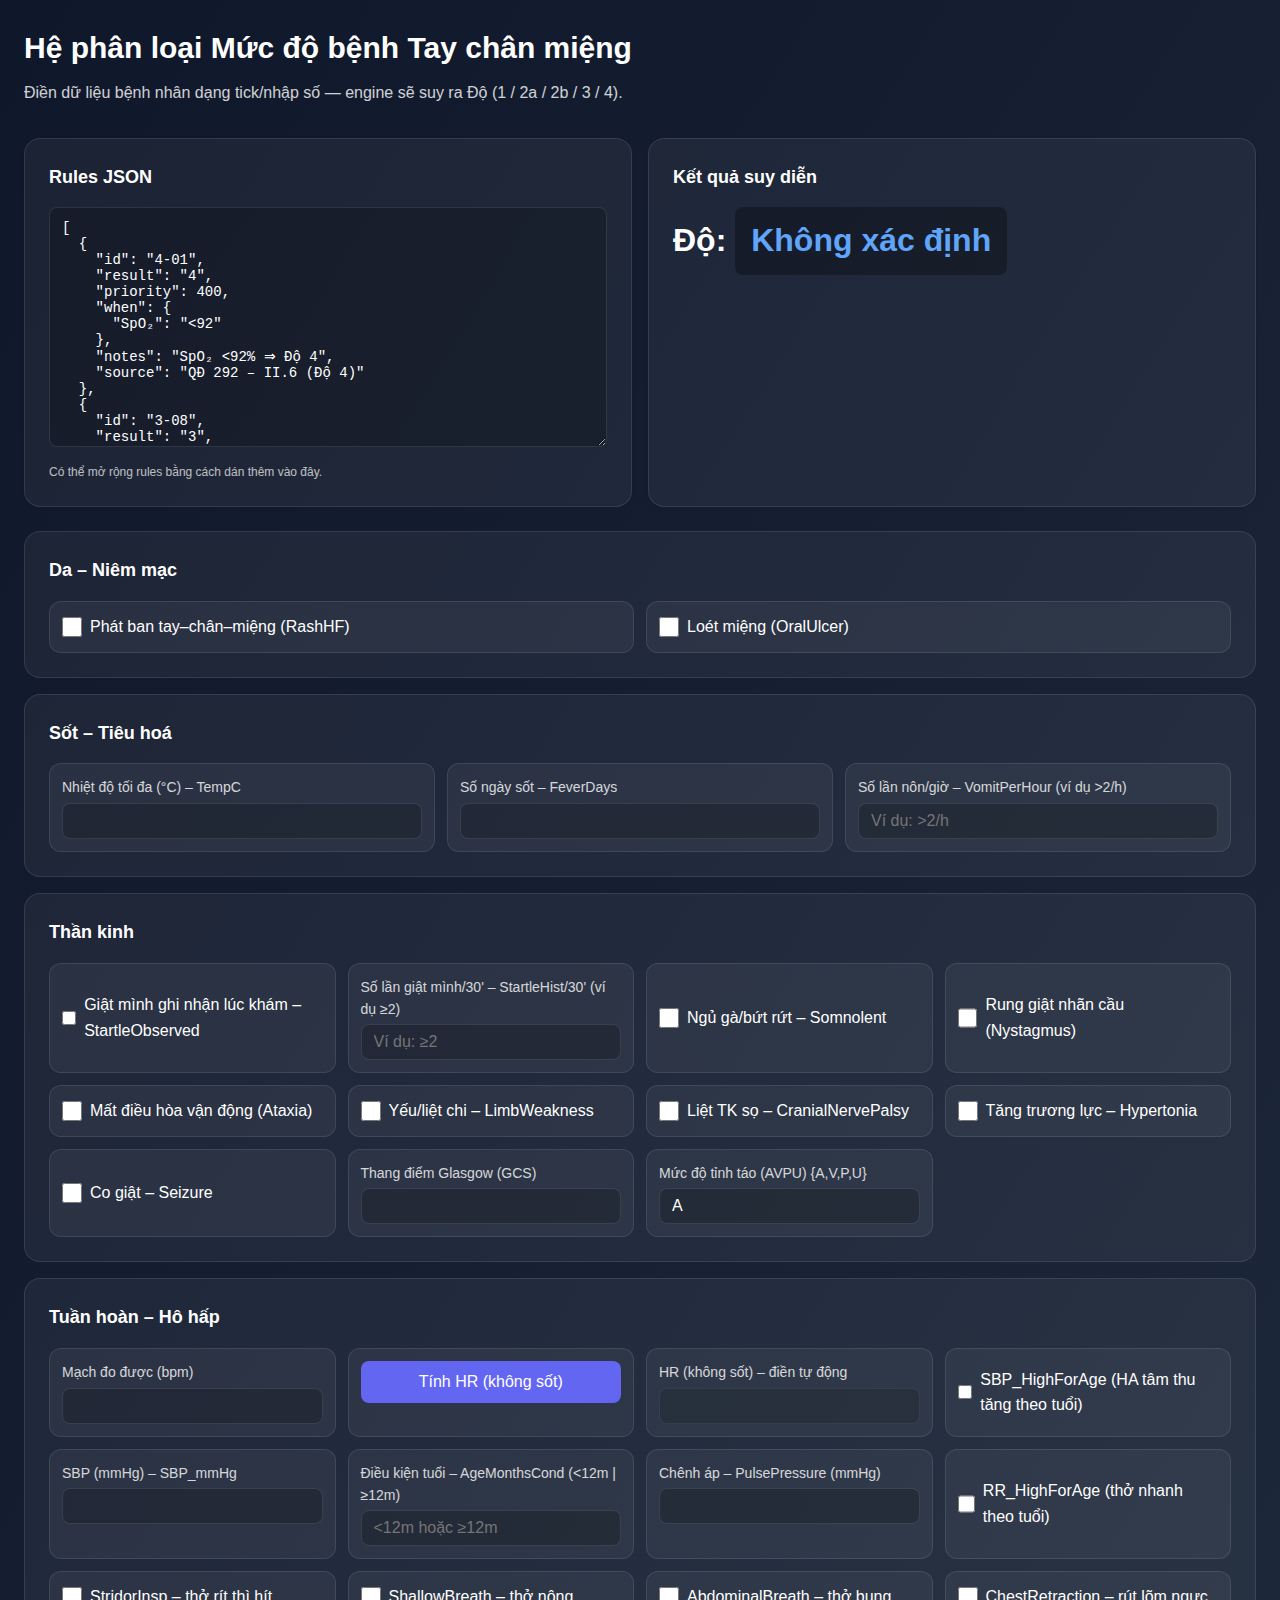
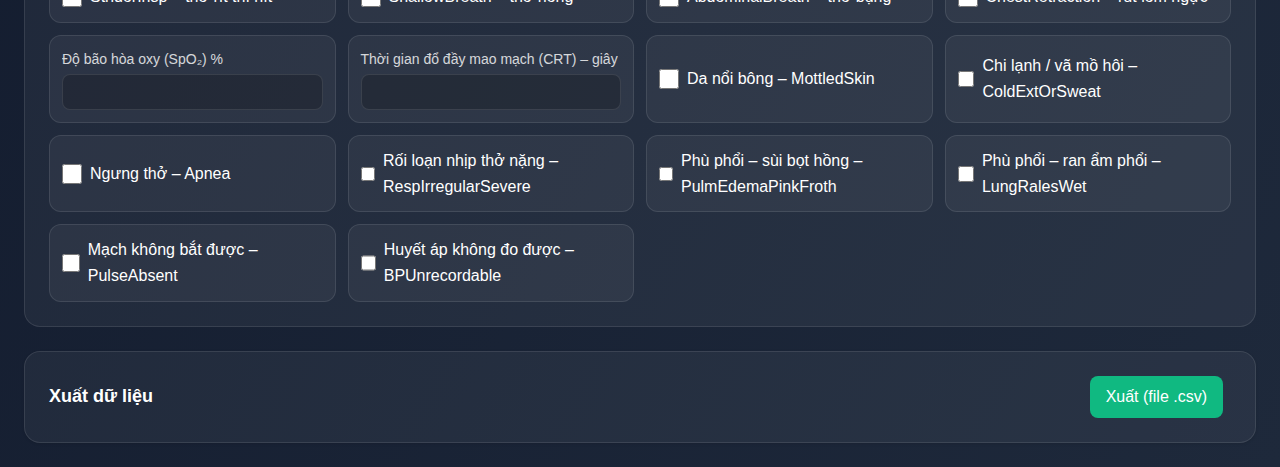
<file: frontend/index.html>
<!DOCTYPE html>
<html lang="vi">
<head>
    <meta charset="UTF-8">
    <meta name="viewport" content="width=device-width, initial-scale=1.0">
    <title>Bảng quyết định phân độ TCM - DMN Priority</title>
    <link rel="stylesheet" href="../assets/css/styles.css">
</head>
<body>
    <div class="container">
        <!-- Header -->
        <header class="header">
            <h1>Hệ phân loại Mức độ bệnh Tay chân miệng</h1>
            <p class="subtitle">Điền dữ liệu bệnh nhân dạng tick/nhập số — engine sẽ suy ra Độ (1 / 2a / 2b / 3 / 4).</p>
        </header>

        <!-- Rules & Result Section -->
        <div class="top-section">
            <!-- Rules JSON Editor -->
            <div class="card rules-card">
                <h3>Rules JSON</h3>
                <textarea id="rulesJsonEditor" class="rules-editor"></textarea>
                <p class="hint">Có thể mở rộng rules bằng cách dán thêm vào đây.</p>
            </div>

            <!-- Result Display -->
            <div class="card result-card">
                <h3>Kết quả suy diễn</h3>
                <div class="result-display">
                    <div class="degree-label">Độ: <span id="degreeResult" class="degree-value">Chưa đánh giá</span></div>
                </div>
                <div id="explanationSection" class="explanation hidden">
                    <div class="explain-row">Rule chọn: <span id="ruleId" class="code-badge"></span></div>
                    <div class="explain-row">Notes: <span id="ruleNotes"></span></div>
                    <div class="explain-row">Nguồn: <span id="ruleSource"></span></div>
                    <div class="explain-row opacity-70">Matched: <span id="matchedIds"></span></div>
                </div>
            </div>
        </div>

        <!-- Patient Data Form -->
        <div class="form-sections">
            <!-- Da - Niêm mạc -->
            <section class="form-section">
                <h3 class="section-title">Da – Niêm mạc</h3>
                <div class="fields-grid">
                    <label class="field-bool">
                        <input type="checkbox" id="RashHF">
                        <span>Phát ban tay–chân–miệng (RashHF)</span>
                    </label>
                    <label class="field-bool">
                        <input type="checkbox" id="OralUlcer">
                        <span>Loét miệng (OralUlcer)</span>
                    </label>
                </div>
            </section>

            <!-- Sốt – Tiêu hoá -->
            <section class="form-section">
                <h3 class="section-title">Sốt – Tiêu hoá</h3>
                <div class="fields-grid">
                    <label class="field-text">
                        <span class="field-label">Nhiệt độ tối đa (°C) – TempC</span>
                        <input type="number" id="TempC" step="0.1" class="input-field">
                    </label>
                    <label class="field-text">
                        <span class="field-label">Số ngày sốt – FeverDays</span>
                        <input type="number" id="FeverDays" class="input-field">
                    </label>
                    <label class="field-text">
                        <span class="field-label">Số lần nôn/giờ – VomitPerHour (ví dụ >2/h)</span>
                        <input type="text" id="VomitPerHour" class="input-field" placeholder="Ví dụ: >2/h">
                    </label>
                </div>
            </section>

            <!-- Thần kinh -->
            <section class="form-section">
                <h3 class="section-title">Thần kinh</h3>
                <div class="fields-grid">
                    <label class="field-bool">
                        <input type="checkbox" id="StartleObserved">
                        <span>Giật mình ghi nhận lúc khám – StartleObserved</span>
                    </label>
                    <label class="field-text">
                        <span class="field-label">Số lần giật mình/30' – StartleHist/30' (ví dụ ≥2)</span>
                        <input type="text" id="StartleHist/30'" class="input-field" placeholder="Ví dụ: ≥2">
                    </label>
                    <label class="field-bool">
                        <input type="checkbox" id="Somnolent">
                        <span>Ngủ gà/bứt rứt – Somnolent</span>
                    </label>
                    <label class="field-bool">
                        <input type="checkbox" id="Nystagmus">
                        <span>Rung giật nhãn cầu (Nystagmus)</span>
                    </label>
                    <label class="field-bool">
                        <input type="checkbox" id="Ataxia">
                        <span>Mất điều hòa vận động (Ataxia)</span>
                    </label>
                    <label class="field-bool">
                        <input type="checkbox" id="LimbWeakness">
                        <span>Yếu/liệt chi – LimbWeakness</span>
                    </label>
                    <label class="field-bool">
                        <input type="checkbox" id="CranialNervePalsy">
                        <span>Liệt TK sọ – CranialNervePalsy</span>
                    </label>
                    <label class="field-bool">
                        <input type="checkbox" id="Hypertonia">
                        <span>Tăng trương lực – Hypertonia</span>
                    </label>
                    <label class="field-bool">
                        <input type="checkbox" id="Seizure">
                        <span>Co giật – Seizure</span>
                    </label>
                    <label class="field-text">
                        <span class="field-label">Thang điểm Glasgow (GCS)</span>
                        <input type="number" id="GCS" class="input-field">
                    </label>
                    <label class="field-text">
                        <span class="field-label">Mức độ tỉnh táo (AVPU) {A,V,P,U}</span>
                        <input type="text" id="AVPU" class="input-field" value="A">
                    </label>
                </div>
            </section>

            <!-- Tuần hoàn – Hô hấp -->
            <section class="form-section">
                <h3 class="section-title">Tuần hoàn – Hô hấp</h3>
                <div class="fields-grid">
                    <label class="field-text">
                        <span class="field-label">Mạch đo được (bpm)</span>
                        <input type="number" id="hrMeasured" class="input-field">
                    </label>
                    <div class="field-text">
                        <button id="calcHRBtn" class="btn-primary">Tính HR (không sốt)</button>
                    </div>
                    <label class="field-text">
                        <span class="field-label">HR (không sốt) – điền tự động</span>
                        <input type="number" id="HR (không sốt)" class="input-field" readonly>
                    </label>
                    <label class="field-bool">
                        <input type="checkbox" id="SBP_HighForAge">
                        <span>SBP_HighForAge (HA tâm thu tăng theo tuổi)</span>
                    </label>
                    <label class="field-text">
                        <span class="field-label">SBP (mmHg) – SBP_mmHg</span>
                        <input type="number" id="SBP_mmHg" class="input-field">
                    </label>
                    <label class="field-text">
                        <span class="field-label">Điều kiện tuổi – AgeMonthsCond (<12m | ≥12m)</span>
                        <input type="text" id="AgeMonthsCond" class="input-field" placeholder="<12m hoặc ≥12m">
                    </label>
                    <label class="field-text">
                        <span class="field-label">Chênh áp – PulsePressure (mmHg)</span>
                        <input type="number" id="PulsePressure" class="input-field">
                    </label>
                    <label class="field-bool">
                        <input type="checkbox" id="RR_HighForAge">
                        <span>RR_HighForAge (thở nhanh theo tuổi)</span>
                    </label>
                    <label class="field-bool">
                        <input type="checkbox" id="StridorInsp">
                        <span>StridorInsp – thở rít thì hít</span>
                    </label>
                    <label class="field-bool">
                        <input type="checkbox" id="ShallowBreath">
                        <span>ShallowBreath – thở nông</span>
                    </label>
                    <label class="field-bool">
                        <input type="checkbox" id="AbdominalBreath">
                        <span>AbdominalBreath – thở bụng</span>
                    </label>
                    <label class="field-bool">
                        <input type="checkbox" id="ChestRetraction">
                        <span>ChestRetraction – rút lõm ngực</span>
                    </label>
                    <label class="field-text">
                        <span class="field-label">Độ bão hòa oxy (SpO₂) %</span>
                        <input type="number" id="SpO₂" class="input-field">
                    </label>
                    <label class="field-text">
                        <span class="field-label">Thời gian đổ đầy mao mạch (CRT) – giây</span>
                        <input type="number" id="CRTsec" class="input-field" step="0.1">
                    </label>
                    <label class="field-bool">
                        <input type="checkbox" id="MottledSkin">
                        <span>Da nổi bông – MottledSkin</span>
                    </label>
                    <label class="field-bool">
                        <input type="checkbox" id="ColdExtOrSweat">
                        <span>Chi lạnh / vã mồ hôi – ColdExtOrSweat</span>
                    </label>
                    <label class="field-bool">
                        <input type="checkbox" id="Apnea">
                        <span>Ngưng thở – Apnea</span>
                    </label>
                    <label class="field-bool">
                        <input type="checkbox" id="RespIrregularSevere">
                        <span>Rối loạn nhịp thở nặng – RespIrregularSevere</span>
                    </label>
                    <label class="field-bool">
                        <input type="checkbox" id="PulmEdemaPinkFroth">
                        <span>Phù phổi – sùi bọt hồng – PulmEdemaPinkFroth</span>
                    </label>
                    <label class="field-bool">
                        <input type="checkbox" id="LungRalesWet">
                        <span>Phù phổi – ran ẩm phổi – LungRalesWet</span>
                    </label>
                    <label class="field-bool">
                        <input type="checkbox" id="PulseAbsent">
                        <span>Mạch không bắt được – PulseAbsent</span>
                    </label>
                    <label class="field-bool">
                        <input type="checkbox" id="BPUnrecordable">
                        <span>Huyết áp không đo được – BPUnrecordable</span>
                    </label>
                </div>
            </section>
        </div>

        <!-- Export Section -->
        <div class="card export-section">
            <h3>Xuất dữ liệu</h3>
            <button id="exportCsvBtn" class="btn-export">Xuất (file .csv)</button>
        </div>
    </div>

    <!-- Scripts -->
    <script src="../assets/js/engine.js"></script>
    <script src="../assets/js/app.js"></script>
</body>
</html>
</file>
<file: assets/css/styles.css>
/* Reset & Base Styles */
* {
    margin: 0;
    padding: 0;
    box-sizing: border-box;
}

body {
    font-family: -apple-system, BlinkMacSystemFont, 'Segoe UI', Roboto, 'Helvetica Neue', Arial, sans-serif;
    color: #ffffff;
    background: linear-gradient(to bottom right, #0f172a, #1e293b);
    min-height: 100vh;
    padding: 1.5rem;
    line-height: 1.6;
}

/* Container */
.container {
    max-width: 1400px;
    margin: 0 auto;
}

/* Header */
.header {
    margin-bottom: 2rem;
}

.header h1 {
    font-size: 1.875rem;
    font-weight: bold;
    margin-bottom: 0.5rem;
}

.subtitle {
    opacity: 0.8;
    font-size: 1rem;
}

/* Top Section: Rules & Result */
.top-section {
    display: grid;
    grid-template-columns: 1fr 1fr;
    gap: 1rem;
    margin-bottom: 1.5rem;
}

@media (max-width: 1024px) {
    .top-section {
        grid-template-columns: 1fr;
    }
}

/* Card Base */
.card {
    background: rgba(255, 255, 255, 0.05);
    border: 1px solid rgba(255, 255, 255, 0.1);
    border-radius: 1rem;
    padding: 1.5rem;
    box-shadow: 0 1px 3px rgba(0, 0, 0, 0.1);
}

.card h3 {
    font-size: 1.125rem;
    font-weight: 600;
    margin-bottom: 1rem;
}

/* Rules Editor */
.rules-editor {
    width: 100%;
    height: 15rem;
    background: rgba(0, 0, 0, 0.2);
    border: 1px solid rgba(255, 255, 255, 0.1);
    border-radius: 0.5rem;
    padding: 0.75rem;
    color: #ffffff;
    font-family: 'Courier New', monospace;
    font-size: 0.875rem;
    resize: vertical;
    outline: none;
}

.rules-editor:focus {
    border-color: rgba(99, 102, 241, 0.5);
}

.hint {
    margin-top: 0.5rem;
    font-size: 0.75rem;
    opacity: 0.7;
}

/* Result Display */
.result-display {
    margin-bottom: 1rem;
}

.degree-label {
    font-size: 2rem;
    font-weight: 800;
    margin-bottom: 0.5rem;
}

.degree-value {
    display: inline-block;
    padding: 0.5rem 1rem;
    background: rgba(0, 0, 0, 0.3);
    border-radius: 0.5rem;
    color: #60a5fa;
}

.explanation {
    font-size: 0.875rem;
    line-height: 1.8;
}

.explanation.hidden {
    display: none;
}

.explain-row {
    margin-bottom: 0.5rem;
}

.code-badge {
    background: rgba(0, 0, 0, 0.3);
    padding: 0.125rem 0.5rem;
    border-radius: 0.25rem;
    font-family: 'Courier New', monospace;
    color: #fbbf24;
}

.opacity-70 {
    opacity: 0.7;
}

/* Form Sections */
.form-sections {
    display: flex;
    flex-direction: column;
    gap: 1rem;
    margin-bottom: 1.5rem;
}

.form-section {
    background: rgba(255, 255, 255, 0.05);
    border: 1px solid rgba(255, 255, 255, 0.1);
    border-radius: 1rem;
    padding: 1.5rem;
}

.section-title {
    font-size: 1.125rem;
    font-weight: 600;
    margin-bottom: 1rem;
}

.fields-grid {
    display: grid;
    grid-template-columns: repeat(auto-fit, minmax(280px, 1fr));
    gap: 0.75rem;
}

/* Field Types */
.field-bool {
    display: flex;
    align-items: center;
    gap: 0.5rem;
    padding: 0.75rem;
    background: rgba(255, 255, 255, 0.05);
    border: 1px solid rgba(255, 255, 255, 0.1);
    border-radius: 0.75rem;
    cursor: pointer;
    transition: background 0.2s;
}

.field-bool:hover {
    background: rgba(255, 255, 255, 0.08);
}

.field-bool input[type="checkbox"] {
    width: 1.25rem;
    height: 1.25rem;
    cursor: pointer;
    accent-color: #6366f1;
}

.field-text {
    display: flex;
    flex-direction: column;
    gap: 0.25rem;
    padding: 0.75rem;
    background: rgba(255, 255, 255, 0.05);
    border: 1px solid rgba(255, 255, 255, 0.1);
    border-radius: 0.75rem;
}

.field-label {
    font-size: 0.875rem;
    opacity: 0.8;
}

.input-field {
    padding: 0.5rem 0.75rem;
    background: rgba(0, 0, 0, 0.2);
    border: 1px solid rgba(255, 255, 255, 0.1);
    border-radius: 0.5rem;
    color: #ffffff;
    font-size: 1rem;
    outline: none;
    transition: border-color 0.2s;
}

.input-field:focus {
    border-color: rgba(99, 102, 241, 0.5);
}

.input-field:read-only {
    opacity: 0.6;
    cursor: not-allowed;
}

/* Buttons */
.btn-primary {
    padding: 0.75rem 1rem;
    background: #6366f1;
    color: white;
    border: none;
    border-radius: 0.5rem;
    font-size: 1rem;
    font-weight: 500;
    cursor: pointer;
    transition: background 0.2s;
    width: 100%;
}

.btn-primary:hover {
    background: #4f46e5;
}

.btn-export {
    padding: 0.75rem 1rem;
    background: #10b981;
    color: white;
    border: none;
    border-radius: 0.5rem;
    font-size: 1rem;
    font-weight: 500;
    cursor: pointer;
    transition: background 0.2s;
    margin-right: 0.5rem;
}

.btn-export:hover {
    background: #059669;
}

/* Export Section */
.export-section {
    display: flex;
    align-items: center;
    gap: 1rem;
}

.export-section h3 {
    margin: 0;
    margin-right: auto;
}

/* Responsive */
@media (max-width: 768px) {
    body {
        padding: 1rem;
    }

    .header h1 {
        font-size: 1.5rem;
    }

    .fields-grid {
        grid-template-columns: 1fr;
    }

    .degree-label {
        font-size: 1.5rem;
    }

    .export-section {
        flex-direction: column;
        align-items: flex-start;
    }
}
</file>
